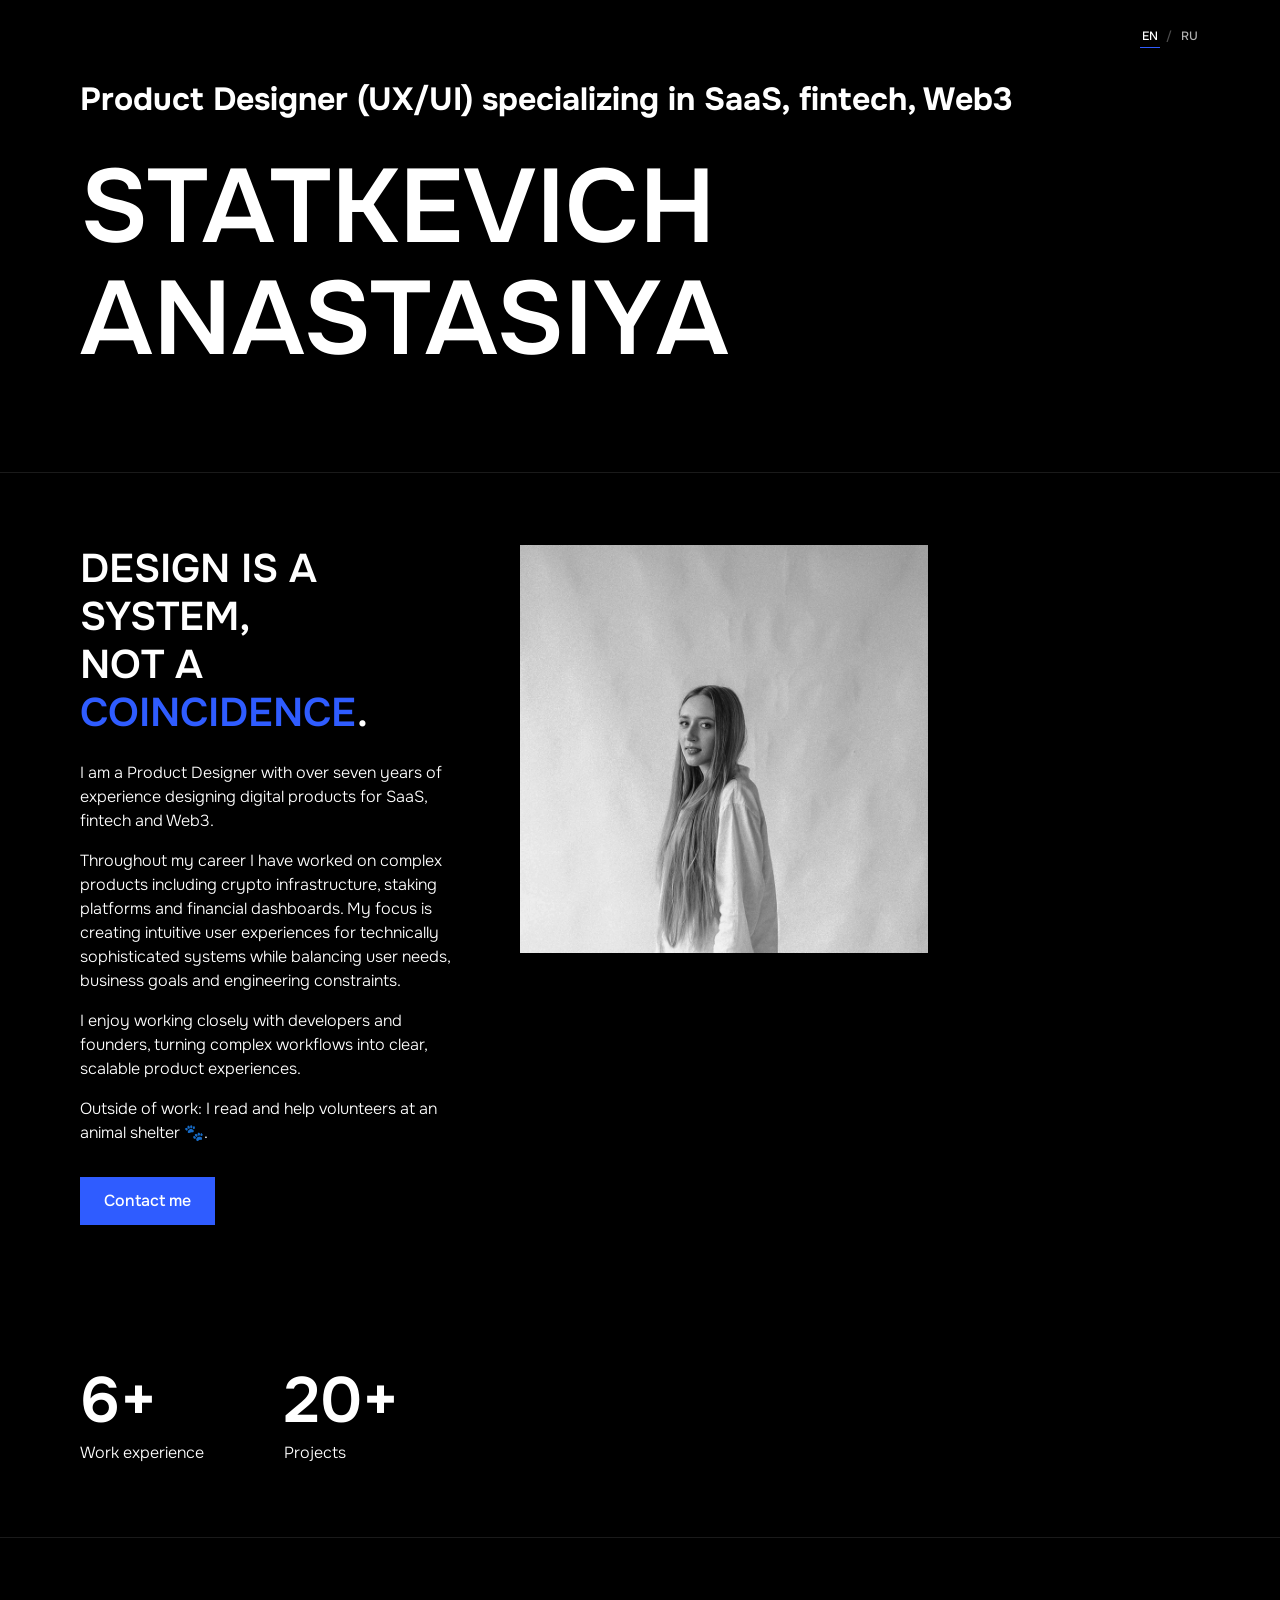
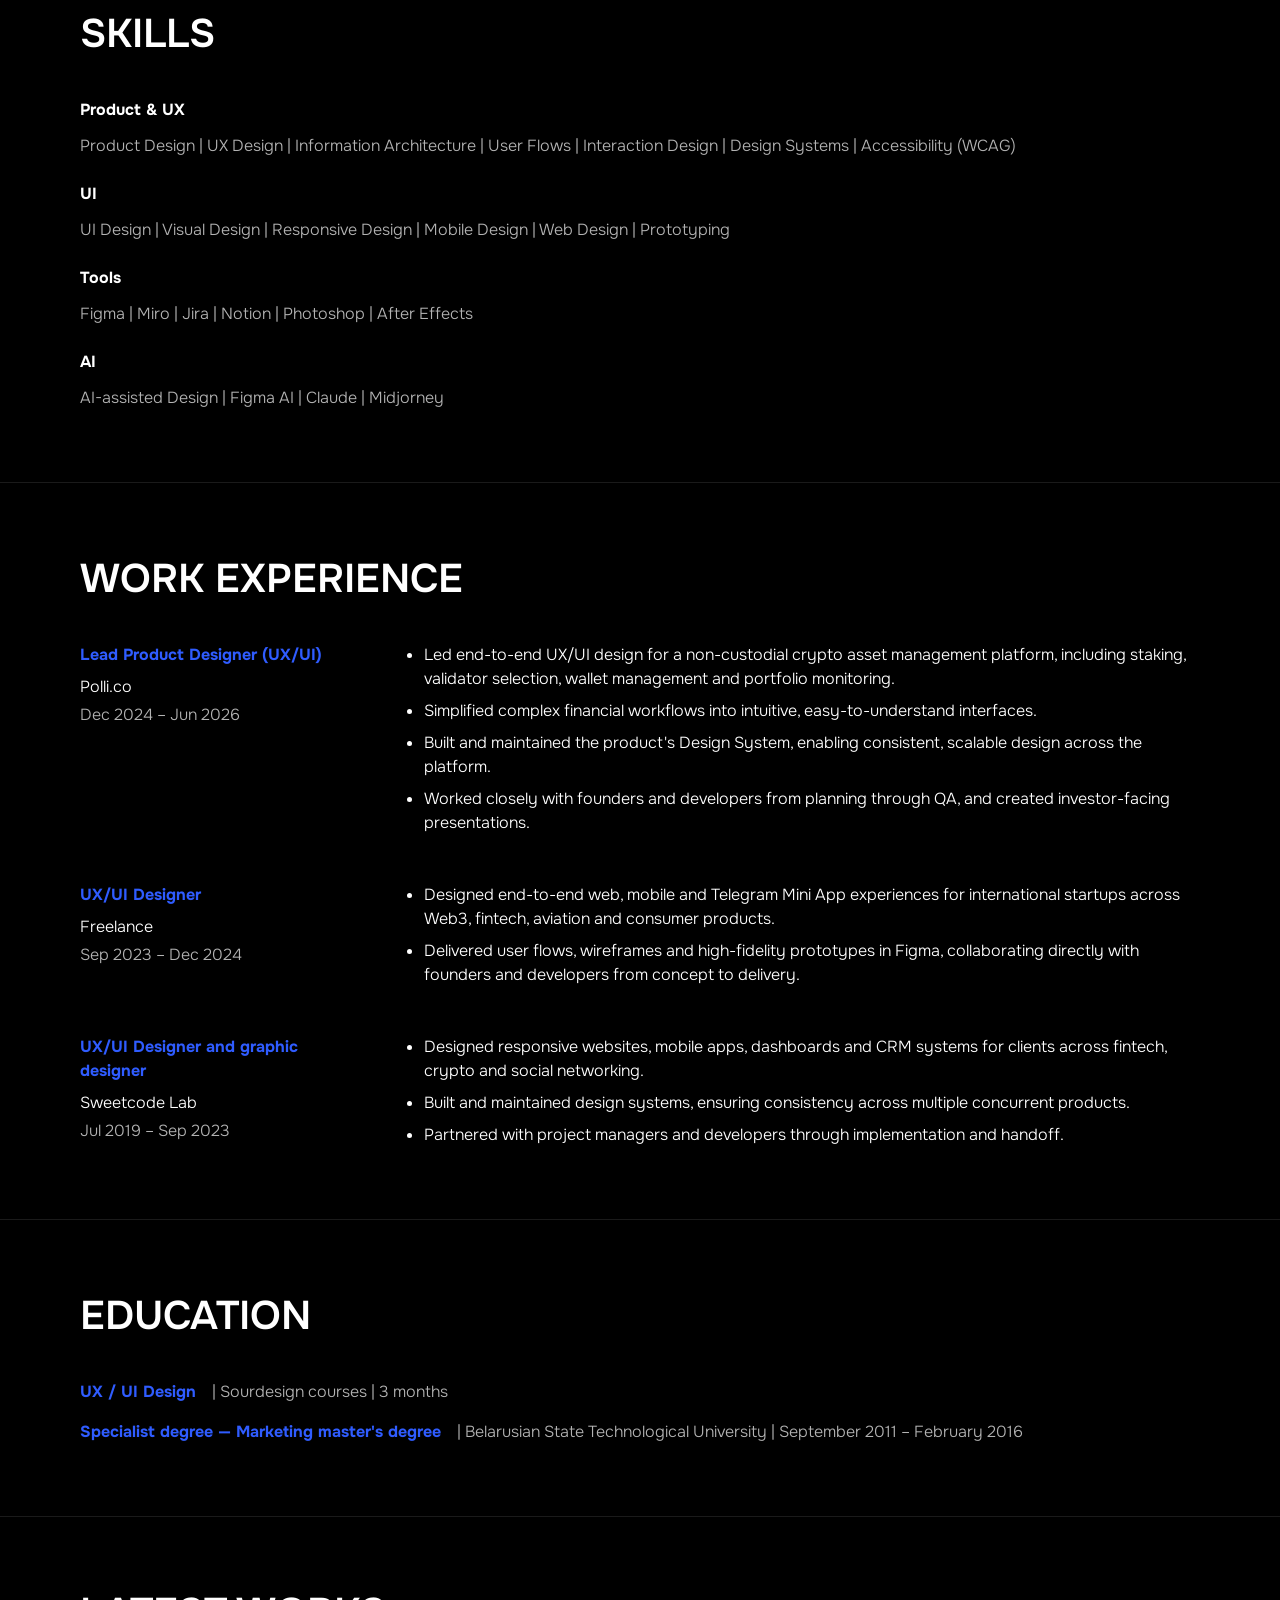
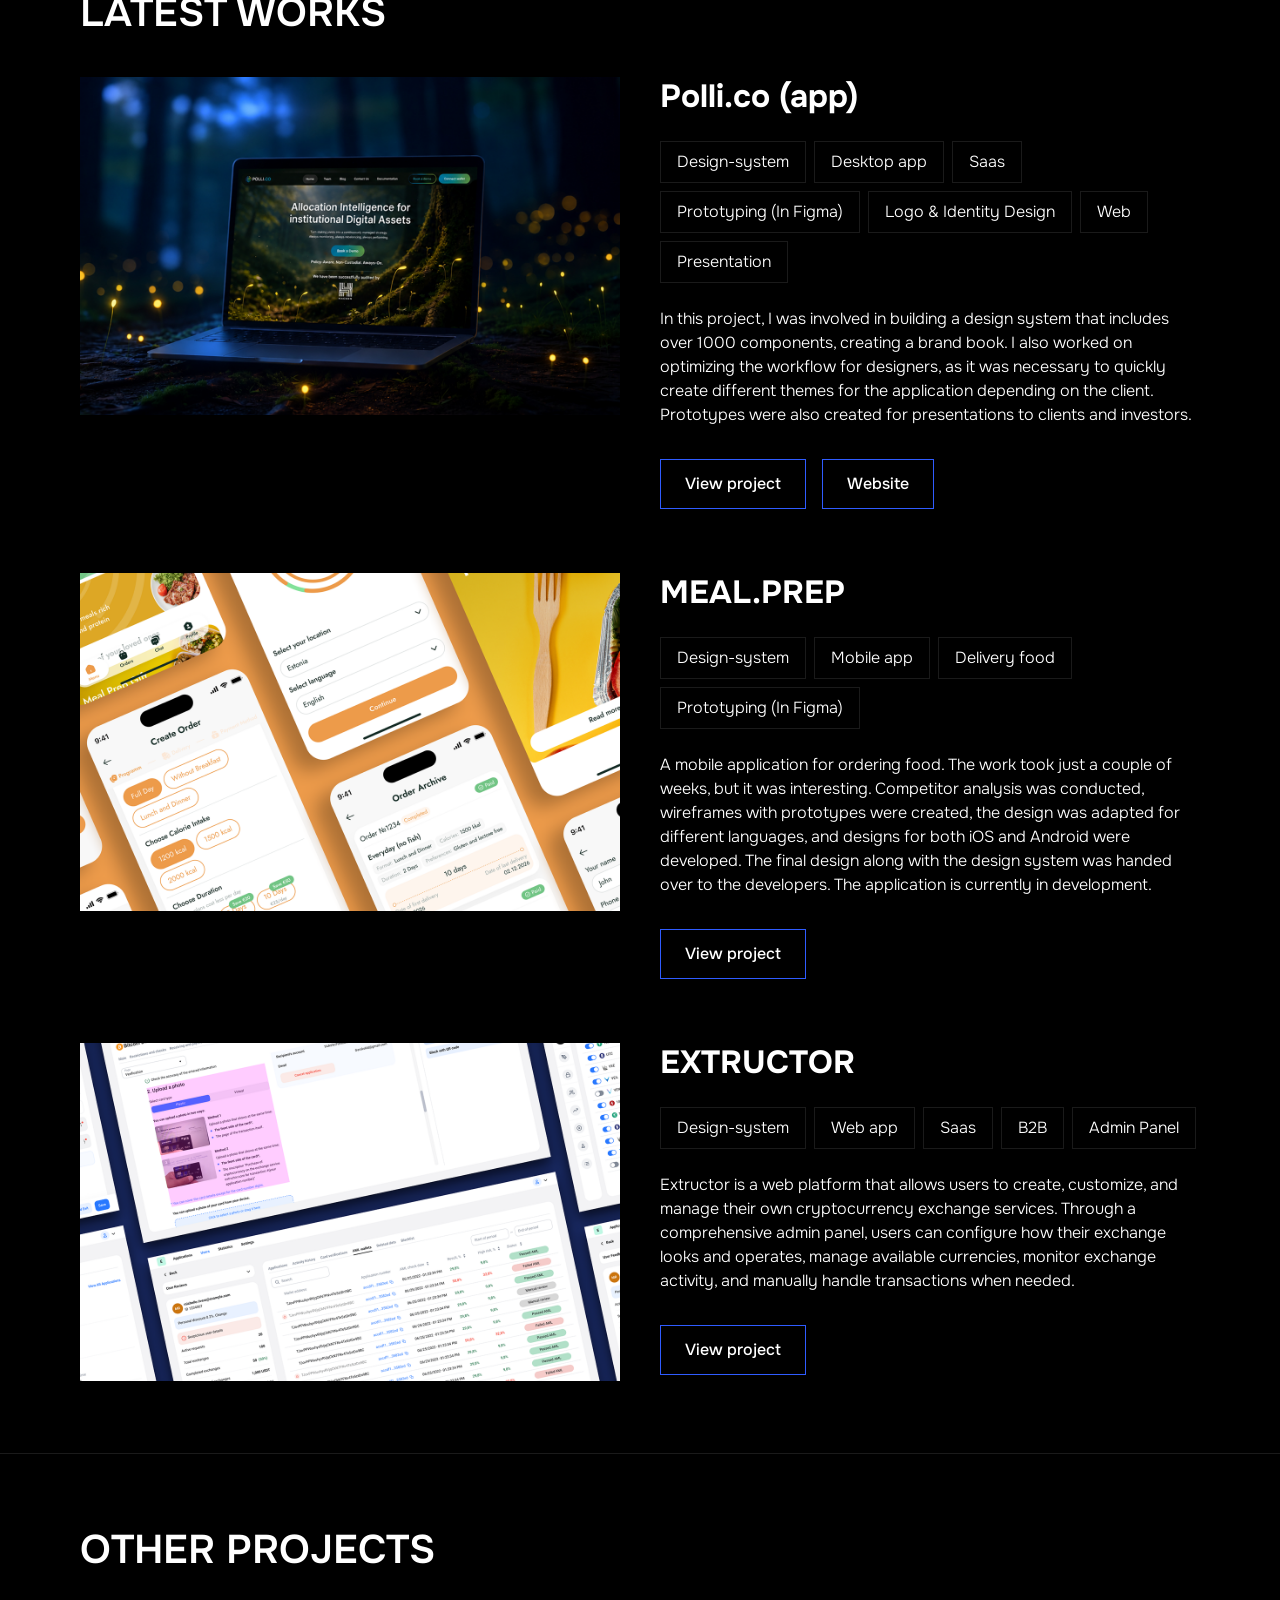
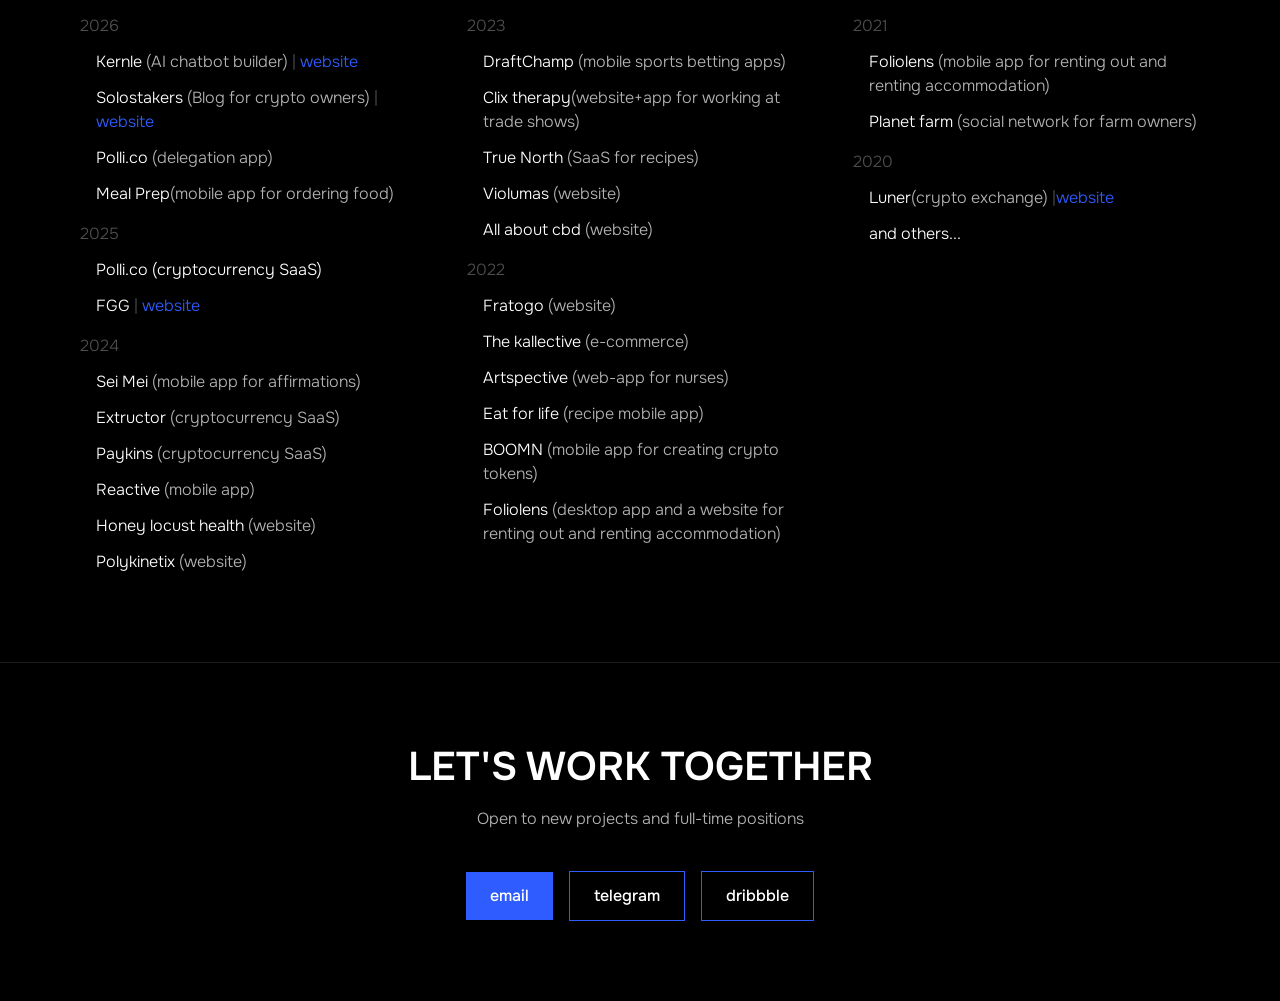
<file: index.html>
<!DOCTYPE html>
<html lang="en">
<head>
  <meta charset="UTF-8" />
  <meta name="viewport" content="width=device-width, initial-scale=1.0" />
  <title>Statkevich Anastasiya — UX/UI Designer</title>
  <link rel="preconnect" href="https://fonts.googleapis.com">
  <link rel="preconnect" href="https://fonts.gstatic.com" crossorigin>
  <link href="https://fonts.googleapis.com/css2?family=Onest:wght@400;500;600;700&display=swap" rel="stylesheet">
  <link rel="stylesheet" href="css/style.css" />
  <link rel="stylesheet" href="css/main.css" />
  <!-- Язык: прячем страницу на долю секунды, пока подставляется русский текст -->
  <script>try{var l=new URLSearchParams(location.search).get('lang')||localStorage.getItem('lang')||(/^(ru|be)\b/.test((navigator.language||'').toLowerCase())?'ru':'en');if(l==='ru'){document.documentElement.classList.add('i18n-pending');setTimeout(function(){document.documentElement.classList.remove('i18n-pending')},1500)}}catch(e){}</script>
</head>
<body>

  <header class="home-topbar container">
        <div class="lang-switch" role="group" aria-label="Language" data-no-translate>
          <button type="button" class="lang-switch__btn" data-set-lang="en" aria-pressed="true">EN</button>
          <span class="lang-switch__sep" aria-hidden="true">/</span>
          <button type="button" class="lang-switch__btn" data-set-lang="ru" aria-pressed="false">RU</button>
        </div>
  </header>

  <main>
    <!-- HERO -->
    <section class="hero container" style="padding-top: 80px;" >
      <h2 class="h3" style="margin-bottom: var(--sp-4);">Product Designer (UX/UI) specializing in SaaS, fintech, Web3</h2>
      <h1 class="h1" style="margin-bottom: var(--sp-3);">Statkevich Anastasiya</h1>
    </section>

    <!-- INTRO -->
    <section class="section container section-border-top reveal">
      <div class="intro">
        <div class="intro__content">
          <h2 class="h2">Design is a system, <br>not a <span style="color: var(--color-accent)">coincidence</span>.</h2>
          <div class="intro__text b5 text-secondary">
            <p>I am a Product Designer with over seven years of experience designing digital products for SaaS, fintech and Web3.</p>
            <p>Throughout my career I have worked on complex products including crypto infrastructure, staking platforms and financial dashboards. My focus is creating intuitive user experiences for technically sophisticated systems while balancing user needs, business goals and engineering constraints.</p>
            <p>I enjoy working closely with developers and founders, turning complex workflows into clear, scalable product experiences.</p>
            <p>Outside of work: I read and help volunteers at an animal shelter 🐾.</p>
          </div>
          <a href="https://t.me/anastasiya_statkevich" class="btn btn-primary intro__cta" target="_blank" rel="noopener">Contact me</a>
        </div>
        <div class="intro__photo">
          <img src="images/portrait.jpg" alt="Portrait of Statkevich Anastasiya" />
        </div>
      </div>
      </section>

      
<!-- STATS -->
<div class="stats container reveal">
  <div class="stat">
    <div class="stat__number">6+</div>
    <div class="stat__label b5">Work experience</div>
  </div>
  <div class="stat">
    <div class="stat__number">20+</div>
    <div class="stat__label b5">Projects</div>
  </div>
</div>

<!-- SKILLS -->
<section class="section container section-border-top reveal">
  <h2 class="h2" style="margin-bottom: var(--sp-5);">Skills</h2>
  <div class="skills-list-block">
    <div class="skills-row">
      <h3 class="b4">Product &amp; UX</h3>
      <p class="b5 text-secondary">Product Design | UX Design | Information Architecture | User Flows | Interaction Design | Design Systems | Accessibility (WCAG)</p>
    </div>
    <div class="skills-row">
      <h3 class="b4">UI</h3>
      <p class="b5 text-secondary">UI Design | Visual Design | Responsive Design | Mobile Design | Web Design | Prototyping</p>
    </div>
    <div class="skills-row">
      <h3 class="b4">Tools</h3>
      <p class="b5 text-secondary">Figma | Miro | Jira | Notion | Photoshop | After Effects</p>
    </div>
    <div class="skills-row">
      <h3 class="b4">AI</h3>
      <p class="b5 text-secondary">AI-assisted Design | Figma AI | Claude | Midjorney</p>
    </div>
  </div>
</section>

        <!-- HOW I WORK 
    <section class="section container section-border-top reveal">
      <h2 class="h2" style="margin-bottom: var(--sp-5);">How I work</h2>
      <div class="steps-grid">
        <div class="step">
          <div class="step__number h2-m">Step 1</div>
          <div class="step__title b4">Research and Structure</div>
          <p class="b5">I analyze the task, study users and competitors, gather a mood board and references. I build the information architecture and develop the flow. If required by the client, I create a prototype with wireframes.</p>
        </div>
        <div class="step">
          <div class="step__number h2-m">Step 2</div>
          <div class="step__title b4">Design and Responsive</div>
          <p class="b5">I create several design options, and after discussion and approval of the design, I build a design system and compile the design. If it's a website or application, I also need to create responsive designs for all necessary breakpoints.</p>
        </div>
        <div class="step">
          <div class="step__number h2-m">Step 3</div>
          <div class="step__title b4">Handoff to Developer</div>
          <p class="b5">I hand over all completed work to the developer. If there are animations on the site or in the app, I also create separate files to clarify the concept for the developer.</p>
        </div>
        <div class="step">
          <div class="step__number h2-m">Step 4</div>
          <div class="step__title b4">Testing</div>
          <p class="b5">After the developer finishes their work, I review what has been done to minimize discrepancies with the design and to identify any issues.</p>
        </div>
      </div>
    </section>-->

    <!-- WORK EXPERIENCE -->
<section class="section container section-border-top reveal">
  <h2 class="h2" style="margin-bottom: var(--sp-5);">Work experience</h2>
  <div class="exp-list">

    <div class="exp-item">
      <div class="exp-item__meta">
        <div class="exp-item__role b4">Lead Product Designer (UX/UI)</div>
        <div class="exp-item__company b5">Polli.co</div>
        <div class="exp-item__dates b5 text-secondary">Dec 2024 – Jun 2026</div>
      </div>
      <ul class="exp-item__list b5">
        <li>Led end-to-end UX/UI design for a non-custodial crypto asset management platform, including staking, validator selection, wallet management and portfolio monitoring.</li>
        <li>Simplified complex financial workflows into intuitive, easy-to-understand interfaces.</li>
        <li>Built and maintained the product's Design System, enabling consistent, scalable design across the platform.</li>
        <li>Worked closely with founders and developers from planning through QA, and created investor-facing presentations.</li>
      </ul>
    </div>

    <div class="exp-item">
      <div class="exp-item__meta">
        <div class="exp-item__role b4">UX/UI Designer</div>
        <div class="exp-item__company b5">Freelance</div>
        <div class="exp-item__dates b5 text-secondary">Sep 2023 – Dec 2024</div>
      </div>
      <ul class="exp-item__list b5">
        <li>Designed end-to-end web, mobile and Telegram Mini App experiences for international startups across Web3, fintech, aviation and consumer products.</li>
        <li>Delivered user flows, wireframes and high-fidelity prototypes in Figma, collaborating directly with founders and developers from concept to delivery.</li>
      </ul>
    </div>

    <div class="exp-item">
      <div class="exp-item__meta">
        <div class="exp-item__role b4">UX/UI Designer and graphic designer</div>
        <div class="exp-item__company b5">Sweetcode Lab</div>
        <div class="exp-item__dates b5 text-secondary">Jul 2019 – Sep 2023</div>
      </div>
      <ul class="exp-item__list b5">
        <li>Designed responsive websites, mobile apps, dashboards and CRM systems for clients across fintech, crypto and social networking.</li>
        <li>Built and maintained design systems, ensuring consistency across multiple concurrent products.</li>
        <li>Partnered with project managers and developers through implementation and handoff.</li>
      </ul>
    </div>

  </div>
</section>

    <!-- EDUCATION -->
    <section class="section container section-border-top reveal">
      <h2 class="h2" style="margin-bottom: var(--sp-5);" >Education</h2>
      <div class="timeline-list b5">
        <div class="timeline-item">
          <span class="timeline-item__role b4">UX / UI Design</span>
          <span class="timeline-item__meta">| Sourdesign courses | 3 months</span>
        </div>
        <div class="timeline-item">
          <span class="timeline-item__role b4">Specialist degree — Marketing master's degree</span>
          <span class="timeline-item__meta">| Belarusian State Technological University | September 2011 – February 2016</span>
        </div>
      </div>
    </section>

    <!-- LATEST WORKS -->
    <section class="section container section-border-top reveal">
      <h2 class="h2" style="margin-bottom: var(--sp-5);">Latest works</h2>
      <!-- KERNLE 
      <div class="latest-work">
        <div class="latest-work__image">
          <a href="projects/kernle.html">
            <img src="images/kernle-cover.png" alt="Kernle project cover" />
          </a>
        </div>
        <div class="latest-work__content" style="margin-bottom: var(--sp-5);" >
          <h3 class="h3">Kernle (AI chatbot builder)</h3>
          <div class="tags-list">
            <span class="tag">Vibe coding</span>
            <span class="tag">Web app</span>
            <span class="tag">Saas</span>
            <span class="tag">AI</span>
            <span class="tag">Design-system</span>
            <span class="tag">Motion</span>
          </div>
          <p class="b5">
              A concept SaaS that turns documents into a support chatbot. I designed and built it through vibe coding: I led the art direction, design system, and motion, and AI wrote the code. A glowing “knowledge core” runs through the whole product — from the landing page to the animation of the bot learning from the user’s documents.
          </p>
          <div class="latest-work__actions">
            <a href="projects/kernle.html" class="btn btn-outline" target="_blank" rel="noopener">View project</a>
            <a href="https://kernle-chat-builder.vercel.app/" class="btn btn-outline" target="_blank" rel="noopener">Live prototype</a>
          </div>
        </div>
      </div>-->

      <div class="latest-work">
        <div class="latest-work__image">
          <a href="projects/polli-co.html">
            <img src="images/polli-co-cover.jpg" alt="Polli.co project cover" />
          </a>
        </div>
        <div class="latest-work__content" style="margin-bottom: var(--sp-5);" >
          <h3 class="h3">Polli.co (app)</h3>
          <div class="tags-list">
            <span class="tag">Design-system</span>
            <span class="tag">Desktop app</span>
            <span class="tag">Saas</span>
            <span class="tag">Prototyping (In Figma)</span>
            <span class="tag">Logo &amp; Identity Design</span>
            <span class="tag">Web</span>
            <span class="tag">Presentation</span>
          </div>
          <p class="b5">
              In this project, I was involved in building a design system that includes over 1000 components, creating a brand book. I also worked on optimizing the workflow for designers, as it was necessary to quickly create different themes for the application depending on the client. Prototypes were also created for presentations to clients and investors.
          </p>
          <div class="latest-work__actions">
            <a href="projects/polli-co.html" class="btn btn-outline" target="_blank" rel="noopener">View project</a>
            <a href="https://www.polli.co/" class="btn btn-outline" target="_blank" rel="noopener">Website</a>
          </div>
        </div>
      </div>

            <div class="latest-work">
        <div class="latest-work__image">
          <a href="projects/meal prep.html">
            <img src="images/meal-prep-cover.png" alt="Meal.prep project cover" />
          </a>
        </div>
              
        <div class="latest-work__content" style="margin-bottom: var(--sp-5);">
          <h3 class="h3" >MEAL.PREP</h3>
          <div class="tags-list">
            <span class="tag">Design-system</span>
            <span class="tag">Mobile app</span>
            <span class="tag">Delivery food</span>
            <span class="tag">Prototyping (In Figma)</span>
          </div>
          <p class="b5">
             A mobile application for ordering food. The work took just a couple of weeks, but it was interesting. Competitor analysis was conducted, wireframes with prototypes were created, the design was adapted for different languages, and designs for both iOS and Android were developed. The final design along with the design system was handed over to the developers. The application is currently in development.
          </p>
          <div class="latest-work__actions">
            <a href="projects/meal prep.html" class="btn btn-outline" target="_blank" rel="noopener">View project</a>
          </div>
        </div>
      </div>

      <div class="latest-work">
        <div class="latest-work__image">
          <a href="projects/extructor.html">
            <img src="images/extructor_cover.png" alt="Extructor project cover" />
          </a>
        </div>
              
        <div class="latest-work__content">
          <h3 class="h3" >EXTRUCTOR</h3>
          <div class="tags-list">
            <span class="tag">Design-system</span>
            <span class="tag">Web app</span>
            <span class="tag">Saas</span>
            <span class="tag">B2B</span>
            <span class="tag">Admin Panel</span>
          </div>
          <p class="b5">
             Extructor is a web platform that allows users to create, customize, and manage their own cryptocurrency exchange services. Through a comprehensive admin panel, users can configure how their exchange looks and operates, manage available currencies, monitor exchange activity, and manually handle transactions when needed.
          </p>
          <div class="latest-work__actions">
            <a href="projects/extructor.html" class="btn btn-outline" target="_blank" rel="noopener">View project</a>
          </div>
        </div>
      </div>
    </section>

    <!-- OTHER PROJECTS -->
    <section class="section container section-border-top reveal">
      <h2 class="h2" style="margin-bottom: var(--sp-5);">Other projects</h2>
      <div class="projects-grid b5">
        <div class="projects-col">
          <div class="projects-year">
            <div class="projects-year__label b5">2026</div>
            <ul class="projects-year__list">
              <li>Kernle <span class="text-secondary">(AI chatbot builder)</span> <span class="divider">|</span> <a href="https://kernle-chat-builder.vercel.app/" target="_blank" rel="noopener">website</a></li>
              <li>Solostakers <span class="text-secondary">(Blog for crypto owners)</span> <span class="divider">|</span> <a href="https://solostakers.com" target="_blank" rel="noopener">website</a></li>
              <li>Polli.co <span class="text-secondary">(delegation app)</span></li>
              <li>Meal Prep<span class="text-secondary">(mobile app for ordering food)</span></li>
            </ul>
          </div>
          <div class="projects-year">
            <div class="projects-year__label b5">2025</div>
            <ul class="projects-year__list">
              <li>Polli.co (cryptocurrency SaaS)</li>
              <li>FGG <span class="divider">|</span> <a href="https://fgg.aero/en" target="_blank" rel="noopener">website</a></li>
            </ul>
          </div>
          <div class="projects-year">
            <div class="projects-year__label b5">2024</div>
            <ul class="projects-year__list">
              <li>Sei Mei <span class="text-secondary">(mobile app for affirmations)</span></li>
              <li>Extructor <span class="text-secondary">(cryptocurrency SaaS)</span></li>
              <li>Paykins <span class="text-secondary">(cryptocurrency SaaS)</span></li>
              <li>Reactive <span class="text-secondary">(mobile app)</span></li>
              <li>Honey locust health <span class="text-secondary">(website)</span></li>
              <li>Polykinetix <span class="text-secondary">(website)</span></li>
            </ul>
          </div>
        </div>

        <div class="projects-col">
          <div class="projects-year">
            <div class="projects-year__label b5">2023</div>
            <ul class="projects-year__list">
              <li>DraftChamp <span class="text-secondary">(mobile sports betting apps)</span></li>
              <li>Clix therapy<span class="text-secondary">(website+app for working at trade shows)</span></li>
              <li>True North <span class="text-secondary">(SaaS for recipes)</span> </li>
              <li>Violumas <span class="text-secondary">(website)</span></li>
              <li>All about cbd <span class="text-secondary">(website)</span></li>
            </ul>
          </div>
          <div class="projects-year">
            <div class="projects-year__label b5">2022</div>
            <ul class="projects-year__list">
              <li>Fratogo <span class="text-secondary">(website)</span></li>
              <li>The kallective <span class="text-secondary">(e-commerce)</span></li>
              <li>Artspective <span class="text-secondary">(web-app for nurses)</span></li>
              <li>Eat for life <span class="text-secondary">(recipe mobile app)</span></li>
              <li>BOOMN <span class="text-secondary">(mobile app for creating crypto tokens)</span></li>
              <li>Foliolens <span class="text-secondary">(desktop app and a website for renting out and renting accommodation)</span></li>
            </ul>
          </div>
        </div>

        <div class="projects-col">
          <div class="projects-year">
            <div class="projects-year__label b5">2021</div>
            <ul class="projects-year__list">
              <li>Foliolens <span class="text-secondary">(mobile app for renting out and renting accommodation)</span></li>
              <li>Planet farm <span class="text-secondary">(social network for farm owners)</span></li>
            </ul>
          </div>
          <div class="projects-year">
            <div class="projects-year__label b5">2020</div>
            <ul class="projects-year__list">
              <li>Luner<span class="text-secondary">(crypto exchange)</span> <span class="divider">|</span><a href="https://www.luner.com/" target="_blank" rel="noopener">website</a></li>
              <li>and others...</li>
            </ul>
          </div>
        </div>
      </div>
    </section>


    <!-- CONTACT / FOOTER -->
    <footer class="site-footer container reveal" id="contact">
      <h2 class="h2">Let's work together</h2>
      <p class="site-footer__subtitle b5">Open to new projects and full-time positions</p>
      <div class="site-footer__links">
        <a href="mailto:sta.ana.igo@gmail.com" class="btn btn-primary" target="_blank" rel="noopener">email</a>
        <a href="https://t.me/anastasiya_statkevich" class="btn btn-outline" target="_blank" rel="noopener">telegram</a>
        <a href="https://dribbble.com/anastasia_statkevich" class="btn btn-outline" target="_blank" rel="noopener">dribbble</a>
      </div>
    </footer>
  </main>
  <script src="js/i18n-ru.js"></script>
    <script src="js/i18n.js"></script>
    <script src="js/cursor.js"></script>
  <script src="js/reveal.js"></script>
  <script src="js/main.js"></script>
</body>
</html>
</file>
<file: css/style.css>
/* ==========================================================================
   STATKEVICH ANASTASIYA — Portfolio
   style.css — переменные, сброс, базовая типографика, общие компоненты
   ========================================================================== */

@import url('https://fonts.googleapis.com/css2?family=Onest:wght@300;400;500;600;700&display=swap');

/* ---------- Variables ---------- */
:root {
  /* Colors */
  --color-bg: #000000;
  --color-text: #ffffff;
  --color-text-secondary: rgba(255, 255, 255, 0.7); /* #FFFFFFB3 */
  --color-accent: #2f5cff;
  --color-accent-active: #2549cc;
  --color-grey: #4d4d4d;
  --color-border: rgba(255, 255, 255, 0.1);

  /* Fonts */
  --font-display: 'Onest', -apple-system, BlinkMacSystemFont, 'Segoe UI', Roboto, sans-serif;
  --font-body: 'Onest', -apple-system, BlinkMacSystemFont, 'Segoe UI', Roboto, sans-serif;

  /* Spacing scale (8px grid, as in Figma redlines) */
  --sp-1: 8px;
  --sp-2: 16px;
  --sp-3: 24px;
  --sp-4: 32px;
  --sp-5: 40px;
  --sp-6: 48px;
  --sp-7: 56px;
  --sp-8: 64px;
  --sp-9: 72px;
  --sp-10: 80px;

  /* Layout */
  --container-width: 1920px;
  --container-padding: var(--sp-10);
}

@media (max-width: 768px) {
  :root {
    --container-padding: var(--sp-3);
  }
}

/* ---------- Reset ---------- */
*,
*::before,
*::after {
  box-sizing: border-box;
  margin: 0;
  padding: 0;
}

html {
  scroll-behavior: smooth;
}

body {
  background-color: var(--color-bg);
  color: var(--color-text);
  font-family: var(--font-body);
  font-weight: 300;
  font-size: 16px;
  line-height: 1.5;
  -webkit-font-smoothing: antialiased;
}

img {
  display: block;
  max-width: 100%;
  height: auto;
}

a {
  color: inherit;
  text-decoration: none;
}

ul,
ol {
  list-style: none;
}

button,
input,
textarea {
  font-family: inherit;
  font-size: inherit;
  color: inherit;
  border: none;
  background: none;
}

button {
  cursor: pointer;
}

/* Respect reduced-motion preference */
@media (prefers-reduced-motion: reduce) {
  html {
    scroll-behavior: auto;
  }
  * {
    animation-duration: 0.01ms !important;
    animation-iteration-count: 1 !important;
    transition-duration: 0.01ms !important;
  }
}

/* ---------- Typography ---------- */

/* H1 — Hero title */
.h1 {
  font-family: var(--font-display);
  font-weight: 600;
  font-size: 104px;
  line-height: 112px;
  text-transform: uppercase;
}

/* H2 — Section label */
.h2 {
  font-family: var(--font-display);
  font-weight: 600;
  font-size: 40px;
  line-height: 48px;
  text-transform: uppercase;
}

/* H2 (m) — Section Label Mobile */
.h2-m {
    font-family: var(--font-display);
    font-weight: 700;
    font-size: 32px;
    line-height: 40px;
    text-transform: uppercase;
}

/* H3 — Card label */
.h3 {
  font-family: var(--font-display);
  font-weight: 700;
  font-size: 32px;
  line-height: 40px;
}

/* B4 — Body bold (mono) */
.b4 {
  font-family: var(--font-body);
  font-weight: 700;
  font-size: 16px;
  line-height: 24px;
}

/* B5 — Body (mono) */
.b5 {
  font-family: var(--font-body);
  font-weight: 300;
  font-size: 16px;
  line-height: 24px;
}

/* D6 — Description bold */
.d6 {
  font-family: var(--font-body);
  font-weight: 700;
  font-size: 12px;
  line-height: 16px;
}

/* D7 — Description */
.d7 {
  font-family: var(--font-body);
  font-weight: 300;
  font-size: 12px;
  line-height: 16px;
}

.text-secondary {
  color: var(--color-text-secondary);
}

.divider {
    color: var(--color-grey);
}

.b4 + .b5 {
  margin-top: 8px;
}

@media (max-width: 768px) {
  .h1 {
    font-size: 40px;
    line-height: 48px;
  }
  .h2 {
    font-size: 32px;
    line-height: 40px;
    font-weight: 700;
  }
}

/* ---------- Layout helpers ---------- */
.container {
  max-width: var(--container-width);
  margin: 0 auto;
  padding-left: var(--container-padding);
  padding-right: var(--container-padding);
}

.section {
  padding-top: var(--sp-9);
  padding-bottom: var(--sp-9);
}

.section-border-top {
  border-top: 1px solid var(--color-border);
}

@media (max-width: 768px) {
  .section {
    padding-top: var(--sp-6);
    padding-bottom: var(--sp-6);
  }
}

/* ---------- Buttons ---------- */
.btn {
  display: inline-flex;
  align-items: center;
  justify-content: center;
  gap: var(--sp-1);
  padding: 12px 24px;
  font-family: var(--font-body);
  font-weight: 500;
  font-size: 16px;
  line-height: 24px;
  transition: opacity 0.2s ease, background-color 0.2s ease;
}

.btn-primary {
  background-color: var(--color-accent);
  color: var(--color-text);
  transition: box-shadow 0.5s ease, background-color 0.5s ease, transform 0.5s ease;
}

.btn-primary:hover {
  box-shadow: 0 20px 40px 0 rgba(47, 92, 255, 0.40);
  transform: translateY(-4px);
}

.btn-primary:active {
  background-color: var(--color-accent-active);
  transform: translateY(-2px);
  box-shadow: none; 
}

.btn-outline {
  border: 1px solid var(--color-accent);
  color: var(--color-text);
  transition: box-shadow 0.5s ease, background-color 0.5s ease, transform 0.5s ease;
}

.btn-outline:hover {
  background-color: var(--color-accent);
  box-shadow: 0 20px 40px 0 rgba(47, 92, 255, 0.40);
  transform: translateY(-4px);
}

.btn-primary:active {
    background-color: var(--color-accent-active);
    transform: translateY(-2px);
    box-shadow: none;
}

.link-cta {
    color: var(--color-accent);
    font-weight: 700;
}


/* ---------- Tags ---------- */
.tag {
  display: inline-flex;
  align-items: center;
  padding: 8px 16px;
  border: 1px solid var(--color-border);
  font-family: var(--font-body);
  color: var(--color-text);
}

.tags-list {
  display: flex;
  flex-wrap: wrap;
  gap: var(--sp-1);
}

/* ---------- Site header (project pages) ---------- */
.site-header {
  display: flex;
  align-items: center;
  justify-content: space-between;
  padding-top: var(--sp-3);
  padding-bottom: var(--sp-3);
  border-bottom: 1px solid var(--color-border);
}

.site-header__name {
  font-family: var(--font-display);
  font-weight: 600;
  font-size: 16px;
  text-transform: uppercase;
}

.site-header__link {
  font-family: var(--font-body);
  font-weight: 500;
  font-size: 12px;
  text-transform: uppercase;
  letter-spacing: 0.02em;
  color: var(--color-text-secondary);
  white-space: nowrap;
  transition: color 0.2s ease;
}

.site-header__link:hover {
  color: var(--color-text);
}

/* ---------- Site footer (shared) ---------- */
.site-footer {
  text-align: center;
  padding-top: var(--sp-10);
  padding-bottom: var(--sp-10);
  border-top: 1px solid var(--color-border);
}

.site-footer .h2 {
  margin-bottom: var(--sp-2);
}

.site-footer__subtitle {
  color: var(--color-text-secondary);
  margin-bottom: var(--sp-5);
}

.site-footer__links {
  display: flex;
  flex-wrap: wrap;
  align-items: center;
  justify-content: center;
  gap: var(--sp-2);
}

@media (max-width: 768px) {
  .site-footer__links {
    flex-direction: column;
  }
}

/* ---------- Lightbox ---------- */
.lightbox-overlay {
    position: fixed;
    inset: 0;
    background-color: rgba(0, 0, 0, 0.9);
    display: none;
    align-items: flex-start;
    justify-content: center;
    padding: var(--sp-3) var(--sp-3);
    z-index: 1000;
    cursor: zoom-out;
    overflow-y: auto;
}

    .lightbox-overlay.is-open {
        display: flex;
    }

.lightbox-content {
    display: flex;
    flex-direction: column;
    width: 100%;
    cursor: default;
}

.lightbox-header {
    display: flex;
    align-items: center;
    justify-content: space-between;
    margin-bottom: var(--sp-2);
}

.lightbox-overlay img#lightbox-img {
    max-width: 100%;
    max-height: calc(100vh - var(--sp-3) * 2 - 60px);
    width: auto;
    height: auto;
    display: block;
    margin: 0 auto;
}

.lightbox-caption {
    color: var(--color-text);
}


.lightbox-close {
    width: 24px;
    height: 24px;
    padding: 0;
    cursor: pointer;
    flex-shrink: 0;
}

    .lightbox-close img {
        width: 100%;
        height: 100%;
        display: block;
    }
.lightbox-trigger {
    transition: transform 0.3s ease;
}

    .lightbox-trigger:hover {
        transform: scale(1.03);
    }

/* ---------- Custom cursor ---------- */
.has-custom-cursor,
.has-custom-cursor a,
.has-custom-cursor button {
    cursor: none;
}

.cursor-ring {
    position: fixed;
    top: 0;
    left: 0;
    width: 48px;
    height: 48px;
    border: 1px solid rgba(255, 255, 255, 0.6);
    border-radius: 50%;
    pointer-events: none;
    z-index: 2000;
    transform: translate3d(-50%, -50%, 0);
    transition: width 0.3s ease, height 0.3s ease, opacity 0.2s ease;
    will-change: transform;
    opacity: 0;
}

    .cursor-ring.is-visible {
        opacity: 1;
    }

    .cursor-ring.is-hovering-image {
        width: 64px;
        height: 64px;
        background-color: #fff;
        border-color: transparent;
        mix-blend-mode: difference;
    }

@media (hover: none), (pointer: coarse) {
    .cursor-ring {
        display: none;
    }

    .has-custom-cursor,
    .has-custom-cursor * {
        cursor: none;
    }

        .has-custom-cursor .lightbox-overlay {
            cursor: none !important;
        }
}

/* ---------- Scroll reveal ---------- */
.reveal {
  opacity: 0;
  transform: translateY(40px);
  transition: opacity 0.8s ease, transform 0.8s ease;
}

.reveal.is-revealed {
  opacity: 1;
  transform: translateY(0);
}

@media (prefers-reduced-motion: reduce) {
  .reveal {
    opacity: 1;
    transform: none;
    transition: none;
  }
}

/* ---------- Language switch (EN / RU) ---------- */
.i18n-pending body {
  visibility: hidden;
}

.lang-switch {
  display: inline-flex;
  align-items: center;
  gap: 6px;
  font-family: var(--font-body);
  font-weight: 500;
  font-size: 12px;
  line-height: 16px;
  letter-spacing: 0.02em;
}

.lang-switch__btn {
  padding: 4px 2px;
  color: var(--color-text-secondary);
  font-weight: inherit;
  letter-spacing: inherit;
  transition: color 0.2s ease;
}

.lang-switch__btn:hover {
  color: var(--color-text);
}

.lang-switch__btn[aria-pressed="true"] {
  color: var(--color-text);
  box-shadow: inset 0 -1px 0 var(--color-accent);
}

.lang-switch__btn:focus-visible {
  outline: 1px solid var(--color-accent);
  outline-offset: 2px;
}

.lang-switch__sep {
  color: var(--color-grey);
}

/* Project pages: «Main page» + switch on the right side of the header */
.site-header__actions {
  display: flex;
  flex-shrink: 0;
  align-items: center;
  gap: var(--sp-4);
}

/* Home page: switch in the top-right corner, above the hero */
.home-topbar {
  position: absolute;
  top: 0;
  left: 0;
  right: 0;
  display: flex;
  justify-content: flex-end;
  padding-top: var(--sp-3);
  pointer-events: none;
  z-index: 10;
}

.home-topbar .lang-switch {
  pointer-events: auto;
}

@media (max-width: 768px) {
  .site-header__actions {
    gap: var(--sp-2);
  }
}

@media (max-width: 768px) {
  .home-topbar {
    position: relative;
  }
}
</file>
<file: css/main.css>
/* ==========================================================================
   main.css — стили, специфичные для главной страницы
   ========================================================================== */

/* ---------- Hero ---------- */
.hero {
  padding-top: var(--sp-10);
  padding-bottom: var(--sp-9);
}
@media (max-width: 768px) {
  .hero {
    padding-top: 40px !important;
  }
}

/* ---------- Intro (Design is a system...) ---------- */
.intro {
  display: grid;
  grid-template-columns: 1fr 680px;
  gap: var(--sp-6);
  align-items: start;
}

.intro__content {
  flex: 1;
  min-width: 0;
  display: flex;
  flex-direction: column;
  gap: var(--sp-3);
}

.intro__photo {
  flex: 0 0 680px;
}

.intro__text {
    color: var(--color-text);
}

.intro__text p + p {
  margin-top: var(--sp-2);
}

.intro__photo img {
  width: 60%;
  aspect-ratio: 1 / 1;
  object-fit: cover;
  filter: grayscale(100%);
}

.intro__cta {
  align-self: flex-start;
  margin-top: var(--sp-1);
}

@media (max-width: 900px) {
  .intro {
    grid-template-columns: 1fr;
    gap: var(--sp-4);
  }
  .intro__photo {
    order: -1;
    width: 100%;
  }
  .intro__photo img {
    width: 100%;
    aspect-ratio: 3 / 4;
  }
}
/* ---------- Stats ---------- */
.stats {
  display: flex;
  gap: var(--sp-10);
  padding-top: var(--sp-9);
  padding-bottom: var(--sp-9);
  flex-wrap: wrap;
}

.stat__number {
  font-family: var(--font-display);
  font-weight: 600;
  font-size: 64px;
  line-height: 1;
}

.stat__label {
  margin-top: var(--sp-1);
  color: var(--color-text);
}

/* ---------- Skills list (inline) ---------- */
.skills-list-block {
  display: flex;
  flex-direction: column;
  gap: var(--sp-3);
}

.skills-row {
  display: flex;
  flex-direction: column;
  gap: 4px;
}

.skills-row h3 {
  color: var(--color-text);
}

/* ---------- Work experience (detailed) ---------- */
.exp-list {
  display: flex;
  flex-direction: column;
  gap: var(--sp-6);
}

.exp-item {
  display: grid;
  grid-template-columns: 288px 1fr;
  gap: var(--sp-5);
  align-items: start;
}

.exp-item__role {
  color: var(--color-accent);
  margin-bottom: 4px;
}

.exp-item__company {
  color: var(--color-text);
  margin-bottom: 4px;
}

.exp-item__list {
  display: flex;
  flex-direction: column;
  gap: var(--sp-1);
  padding-left: var(--sp-2);
  max-width: 843px;
}

.exp-item__list li {
  list-style: disc;
  color: var(--color-text);
}

@media (max-width: 768px) {
  .exp-item {
    grid-template-columns: 1fr;
  }
}

/* ---------- Work experience / Education ---------- */
.timeline-list {
  display: flex;
  flex-direction: column;
  gap: var(--sp-2);
}

.timeline-item {
  display: flex;
  flex-wrap: wrap;
  gap: var(--sp-1) var(--sp-2);
  align-items: baseline;
}

.timeline-item__role {
  color: var(--color-accent);
}

.timeline-item__meta {
  color: var(--color-text-secondary);
}

/* ---------- Latest works ---------- */
.latest-work {
  display: grid;
  grid-template-columns: 1fr 1fr;
  column-gap: var(--sp-5);
  align-items: start;
}

.latest-work__image img {
  width: 100%;
  aspect-ratio: 16 / 10;
  object-fit: cover;
}

.latest-work__content {
  display: flex;
  flex-direction: column;
  gap: var(--sp-3);
}

.latest-work__actions {
  display: flex;
  gap: var(--sp-2);
  margin-top: var(--sp-1);
}

.latest-work + .latest-work {
  margin-top: var(--sp-3);
}

@media (max-width: 900px) {
  .latest-work {
    grid-template-columns: 1fr;
    row-gap: var(--sp-2);
  }
}

/* ---------- Other projects ---------- */
.projects-grid {
  display: grid;
  grid-template-columns: repeat(3, 1fr);
  gap: var(--sp-5);
}

.projects-year {
  margin-bottom: var(--sp-2);
}

.projects-year__label {
    color: var(--color-grey);
    margin-bottom: 12px;
}

.projects-year__list {
    display: flex;
    flex-direction: column;
    gap: 12px;
    padding-left: 16px;
}

.projects-year__list li {
        padding: 0;
}


.projects-year__list a {
  color: var(--color-accent);
}

@media (max-width: 900px) {
  .projects-grid {
    grid-template-columns: 1fr;
    gap: var(--sp-4);
  }
}

/* ---------- How I work ---------- */
.steps-grid {
    display: grid;
    grid-template-columns: repeat(4, 1fr);
    gap: var(--sp-5); 
}

.step + .step {
    border-left: 1px solid var(--color-border);
    margin-left: -24px;
    padding-left: 24px;
}

.step__number {
  color: var(--color-text);
  margin-bottom: var(--sp-1);
}

.step__title {
  color: var(--color-accent);
  margin-bottom: var(--sp-1);
}

@media (max-width: 900px) {
  .steps-grid {
    grid-template-columns: 1fr 1fr;
  }
}

@media (max-width: 560px) {
  .steps-grid {
    grid-template-columns: 1fr;
  }
}

@media (max-width: 900px) {
    .step + .step {
        border-left: none;
        margin-left: 0;
        padding-left: 0;
    }
}
</file>
